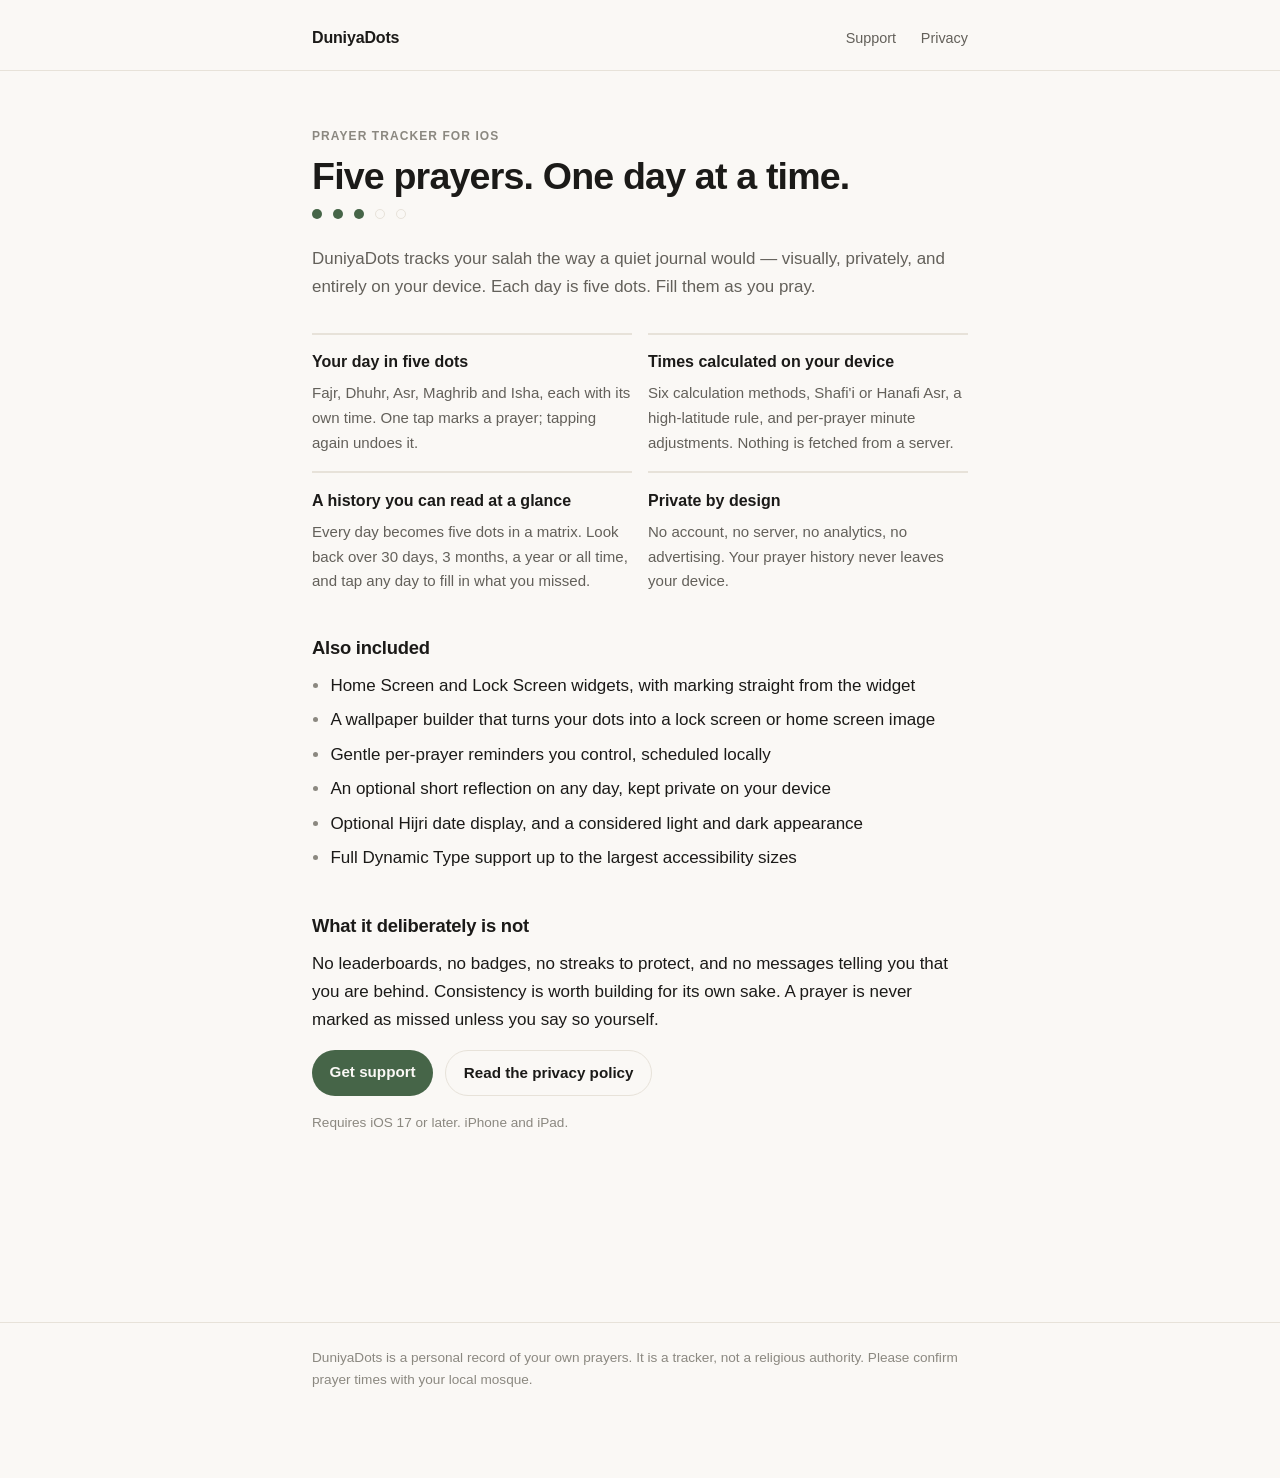
<file: index.html>
<!DOCTYPE html>
<html lang="en">
<head>
<meta charset="utf-8">
<meta name="viewport" content="width=device-width, initial-scale=1">
<title>DuniyaDots — five prayers, one day at a time</title>
<meta name="description" content="A quiet, private prayer tracker for iOS. Five dots a day, prayer times calculated on your device, and a history you can read at a glance.">
<link rel="stylesheet" href="style.css">
</head>
<body>

<header class="site">
  <div class="wrap">
    <a class="brand" href="./">DuniyaDots</a>
    <nav class="site">
      <a href="support/">Support</a>
      <a href="privacy/">Privacy</a>
    </nav>
  </div>
</header>

<main class="wrap">

  <p class="eyebrow">Prayer tracker for iOS</p>
  <h1>Five prayers. One day at a time.</h1>

  <ul class="dots" aria-hidden="true">
    <li></li><li></li><li></li><li class="hollow"></li><li class="hollow"></li>
  </ul>

  <p class="lede">
    DuniyaDots tracks your salah the way a quiet journal would — visually, privately,
    and entirely on your device. Each day is five dots. Fill them as you pray.
  </p>

  <div class="cards">
    <div class="card">
      <h3>Your day in five dots</h3>
      <p>
        Fajr, Dhuhr, Asr, Maghrib and Isha, each with its own time. One tap marks a
        prayer; tapping again undoes it.
      </p>
    </div>
    <div class="card">
      <h3>Times calculated on your device</h3>
      <p>
        Six calculation methods, Shafi'i or Hanafi Asr, a high-latitude rule, and
        per-prayer minute adjustments. Nothing is fetched from a server.
      </p>
    </div>
    <div class="card">
      <h3>A history you can read at a glance</h3>
      <p>
        Every day becomes five dots in a matrix. Look back over 30 days, 3 months, a year
        or all time, and tap any day to fill in what you missed.
      </p>
    </div>
    <div class="card">
      <h3>Private by design</h3>
      <p>
        No account, no server, no analytics, no advertising. Your prayer history never
        leaves your device.
      </p>
    </div>
  </div>

  <h2>Also included</h2>
  <ul>
    <li>Home Screen and Lock Screen widgets, with marking straight from the widget</li>
    <li>A wallpaper builder that turns your dots into a lock screen or home screen image</li>
    <li>Gentle per-prayer reminders you control, scheduled locally</li>
    <li>An optional short reflection on any day, kept private on your device</li>
    <li>Optional Hijri date display, and a considered light and dark appearance</li>
    <li>Full Dynamic Type support up to the largest accessibility sizes</li>
  </ul>

  <h2>What it deliberately is not</h2>
  <p>
    No leaderboards, no badges, no streaks to protect, and no messages telling you that
    you are behind. Consistency is worth building for its own sake. A prayer is never
    marked as missed unless you say so yourself.
  </p>

  <div class="actions">
    <a class="button" href="support/">Get support</a>
    <a class="button secondary" href="privacy/">Read the privacy policy</a>
  </div>

  <p class="updated">Requires iOS 17 or later. iPhone and iPad.</p>

</main>

<footer class="site">
  <div class="wrap">
    <p>DuniyaDots is a personal record of your own prayers. It is a tracker, not a religious authority. Please confirm prayer times with your local mosque.</p>
  </div>
</footer>

</body>
</html>
</file>
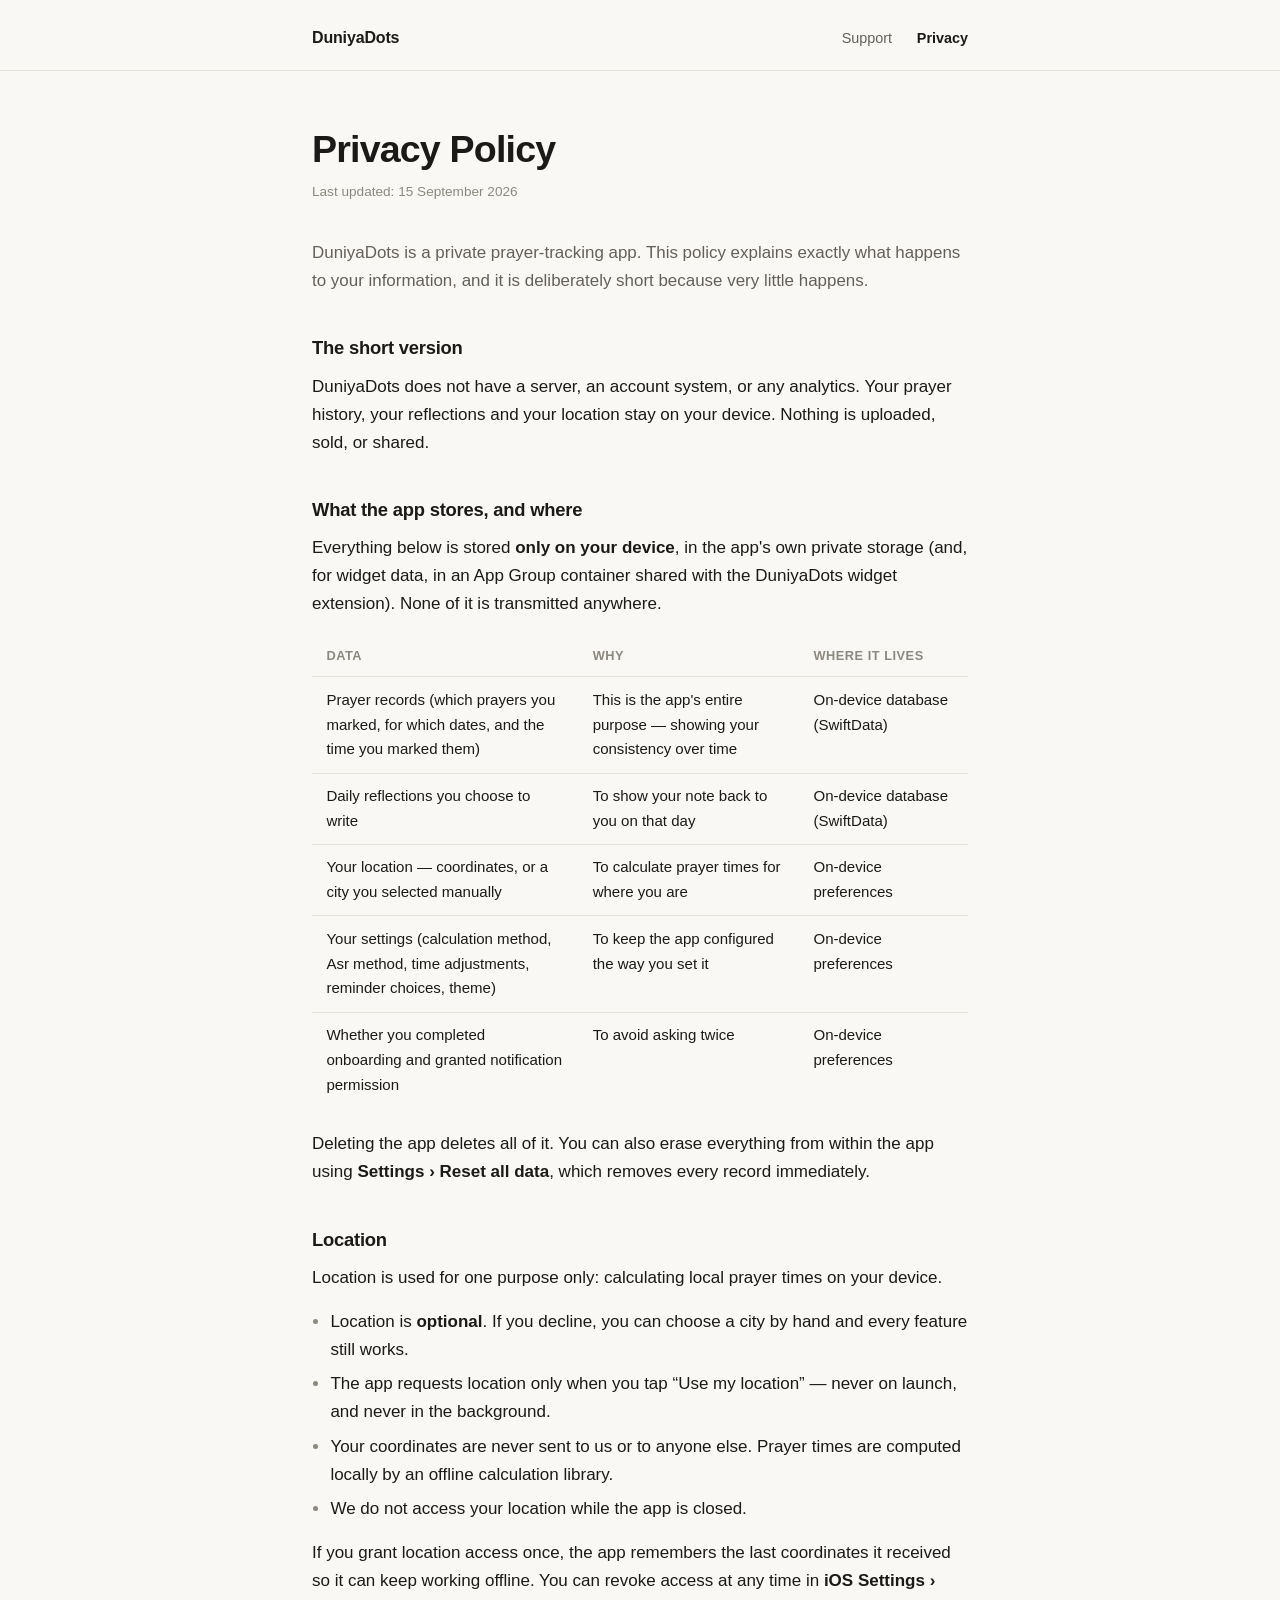
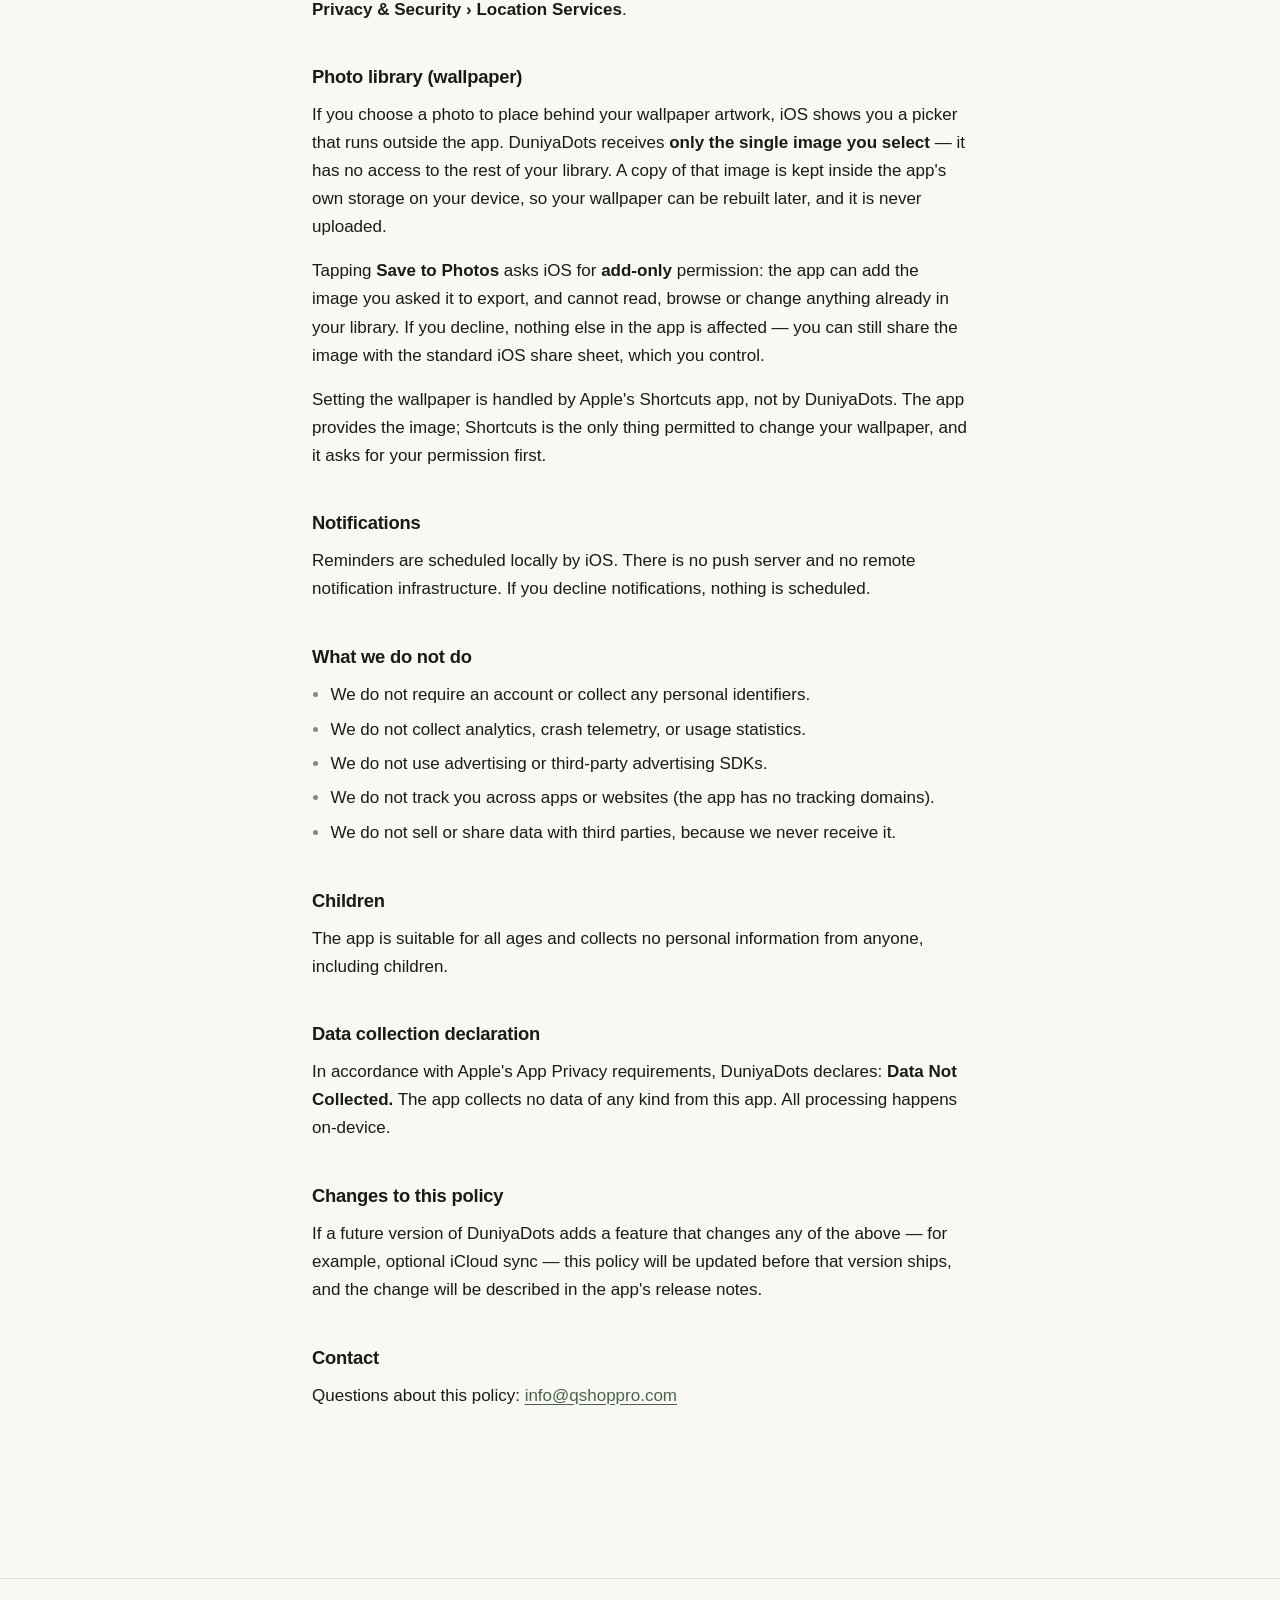
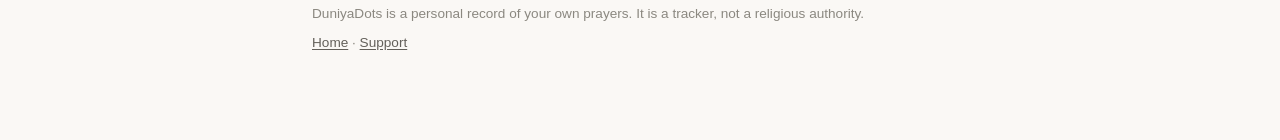
<file: privacy/index.html>
<!DOCTYPE html>
<html lang="en">
<head>
<meta charset="utf-8">
<meta name="viewport" content="width=device-width, initial-scale=1">
<title>Privacy Policy — DuniyaDots</title>
<meta name="description" content="DuniyaDots collects no data. Your prayer history, reflections and location stay on your device. Here is exactly what is stored and where.">
<link rel="stylesheet" href="../style.css">
</head>
<body>

<header class="site">
  <div class="wrap">
    <a class="brand" href="../">DuniyaDots</a>
    <nav class="site">
      <a href="../support/">Support</a>
      <a href="./" aria-current="page">Privacy</a>
    </nav>
  </div>
</header>

<main class="wrap">

  <h1>Privacy Policy</h1>
  <p class="updated">Last updated: 15 September 2026</p>

  <p class="lede">
    DuniyaDots is a private prayer-tracking app. This policy explains exactly what
    happens to your information, and it is deliberately short because very little
    happens.
  </p>

  <h2>The short version</h2>
  <p>
    DuniyaDots does not have a server, an account system, or any analytics. Your prayer
    history, your reflections and your location stay on your device. Nothing is uploaded,
    sold, or shared.
  </p>

  <h2>What the app stores, and where</h2>
  <p>
    Everything below is stored <strong>only on your device</strong>, in the app's own
    private storage (and, for widget data, in an App Group container shared with the
    DuniyaDots widget extension). None of it is transmitted anywhere.
  </p>

  <div class="table-scroll">
    <table>
      <thead>
        <tr><th>Data</th><th>Why</th><th>Where it lives</th></tr>
      </thead>
      <tbody>
        <tr>
          <td>Prayer records (which prayers you marked, for which dates, and the time you marked them)</td>
          <td>This is the app's entire purpose — showing your consistency over time</td>
          <td>On-device database (SwiftData)</td>
        </tr>
        <tr>
          <td>Daily reflections you choose to write</td>
          <td>To show your note back to you on that day</td>
          <td>On-device database (SwiftData)</td>
        </tr>
        <tr>
          <td>Your location — coordinates, or a city you selected manually</td>
          <td>To calculate prayer times for where you are</td>
          <td>On-device preferences</td>
        </tr>
        <tr>
          <td>Your settings (calculation method, Asr method, time adjustments, reminder choices, theme)</td>
          <td>To keep the app configured the way you set it</td>
          <td>On-device preferences</td>
        </tr>
        <tr>
          <td>Whether you completed onboarding and granted notification permission</td>
          <td>To avoid asking twice</td>
          <td>On-device preferences</td>
        </tr>
      </tbody>
    </table>
  </div>

  <p>
    Deleting the app deletes all of it. You can also erase everything from within the app
    using <strong>Settings › Reset all data</strong>, which removes every record
    immediately.
  </p>

  <h2>Location</h2>
  <p>Location is used for one purpose only: calculating local prayer times on your device.</p>
  <ul>
    <li>Location is <strong>optional</strong>. If you decline, you can choose a city by hand and every feature still works.</li>
    <li>The app requests location only when you tap “Use my location” — never on launch, and never in the background.</li>
    <li>Your coordinates are never sent to us or to anyone else. Prayer times are computed locally by an offline calculation library.</li>
    <li>We do not access your location while the app is closed.</li>
  </ul>
  <p>
    If you grant location access once, the app remembers the last coordinates it received
    so it can keep working offline. You can revoke access at any time in
    <strong>iOS Settings › Privacy &amp; Security › Location Services</strong>.
  </p>

  <h2>Photo library (wallpaper)</h2>
  <p>
    If you choose a photo to place behind your wallpaper artwork, iOS shows you a picker
    that runs outside the app. DuniyaDots receives <strong>only the single image you
    select</strong> — it has no access to the rest of your library. A copy of that image
    is kept inside the app's own storage on your device, so your wallpaper can be rebuilt
    later, and it is never uploaded.
  </p>
  <p>
    Tapping <strong>Save to Photos</strong> asks iOS for <strong>add-only</strong>
    permission: the app can add the image you asked it to export, and cannot read,
    browse or change anything already in your library. If you decline, nothing else in
    the app is affected — you can still share the image with the standard iOS share
    sheet, which you control.
  </p>
  <p>
    Setting the wallpaper is handled by Apple's Shortcuts app, not by DuniyaDots. The
    app provides the image; Shortcuts is the only thing permitted to change your
    wallpaper, and it asks for your permission first.
  </p>

  <h2>Notifications</h2>
  <p>
    Reminders are scheduled locally by iOS. There is no push server and no remote
    notification infrastructure. If you decline notifications, nothing is scheduled.
  </p>

  <h2>What we do not do</h2>
  <ul>
    <li>We do not require an account or collect any personal identifiers.</li>
    <li>We do not collect analytics, crash telemetry, or usage statistics.</li>
    <li>We do not use advertising or third-party advertising SDKs.</li>
    <li>We do not track you across apps or websites (the app has no tracking domains).</li>
    <li>We do not sell or share data with third parties, because we never receive it.</li>
  </ul>

  <h2>Children</h2>
  <p>
    The app is suitable for all ages and collects no personal information from anyone,
    including children.
  </p>

  <h2>Data collection declaration</h2>
  <p>
    In accordance with Apple's App Privacy requirements, DuniyaDots declares:
    <strong>Data Not Collected.</strong> The app collects no data of any kind from this
    app. All processing happens on-device.
  </p>

  <h2>Changes to this policy</h2>
  <p>
    If a future version of DuniyaDots adds a feature that changes any of the above — for
    example, optional iCloud sync — this policy will be updated before that version ships,
    and the change will be described in the app's release notes.
  </p>

  <h2>Contact</h2>
  <p>Questions about this policy: <a href="mailto:info@qshoppro.com">info@qshoppro.com</a></p>

</main>

<footer class="site">
  <div class="wrap">
    <p>DuniyaDots is a personal record of your own prayers. It is a tracker, not a religious authority.</p>
    <p><a href="../">Home</a> · <a href="../support/">Support</a></p>
  </div>
</footer>

</body>
</html>
</file>
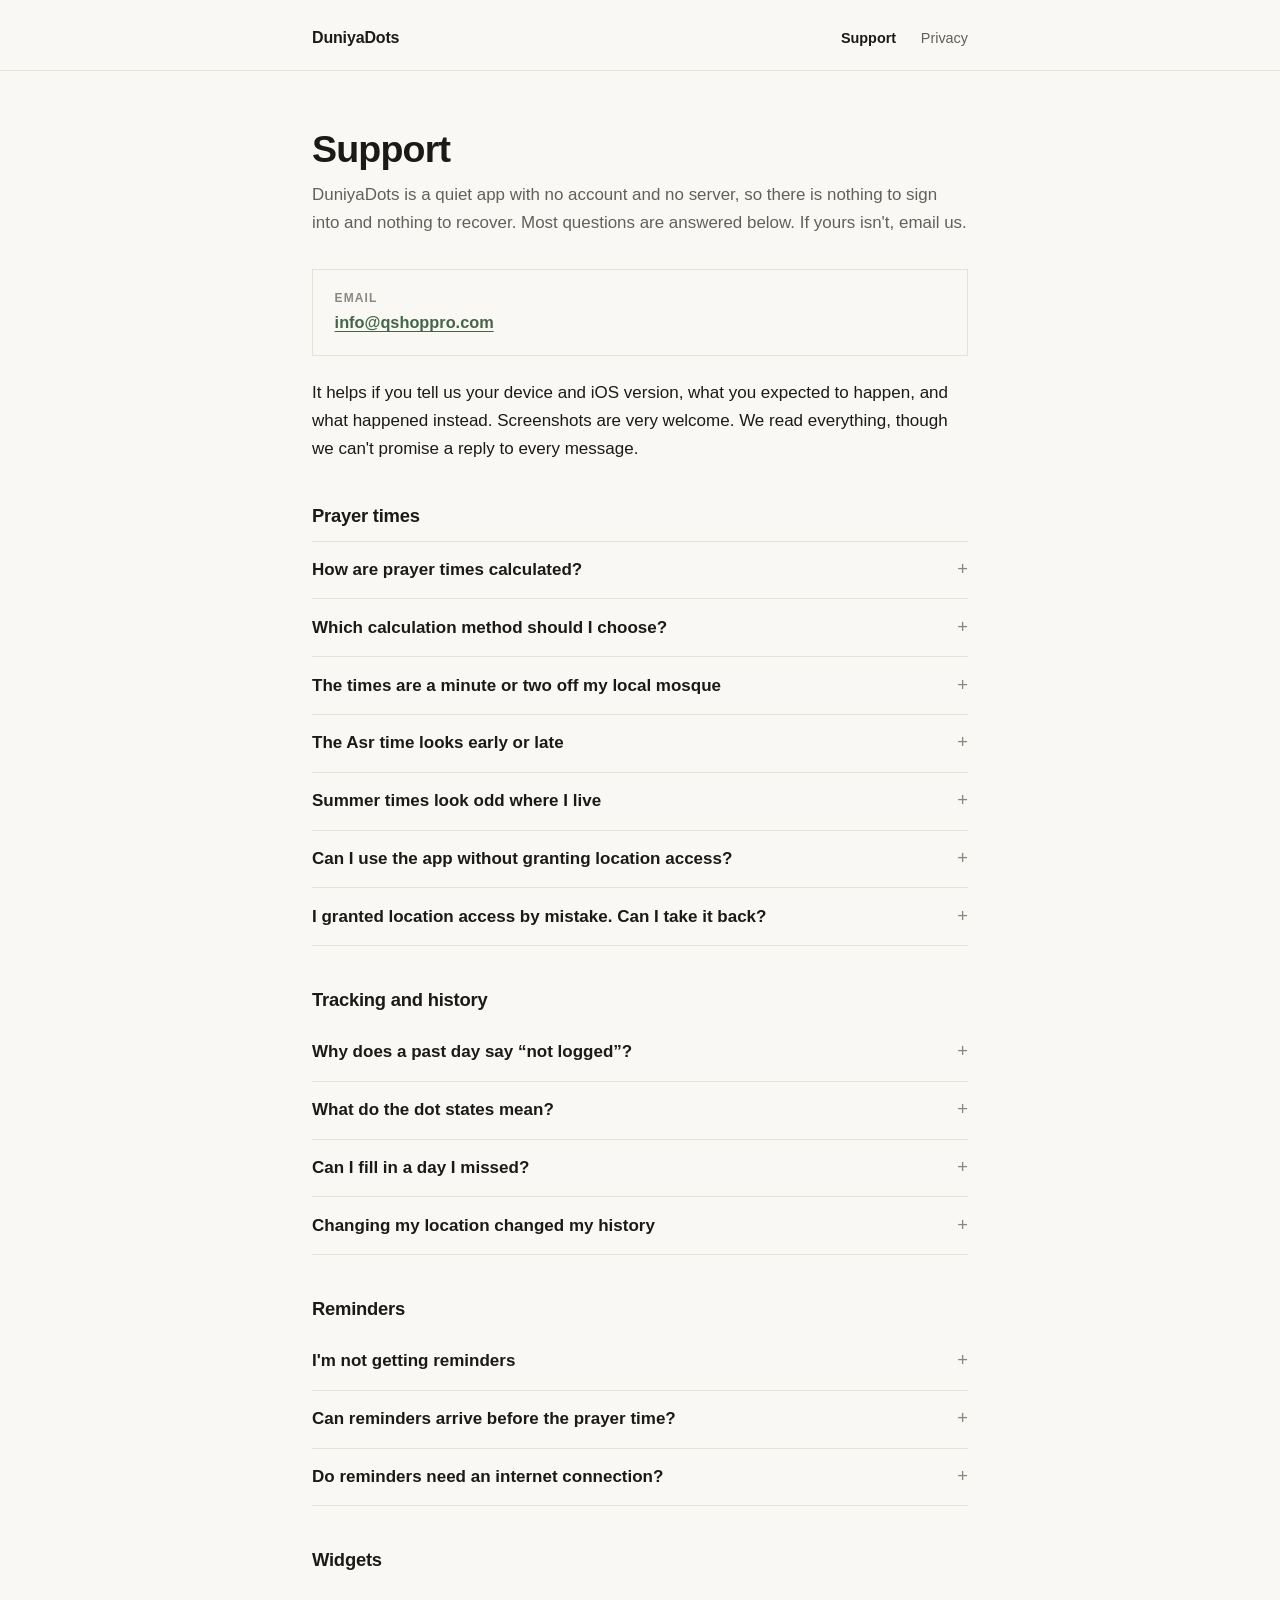
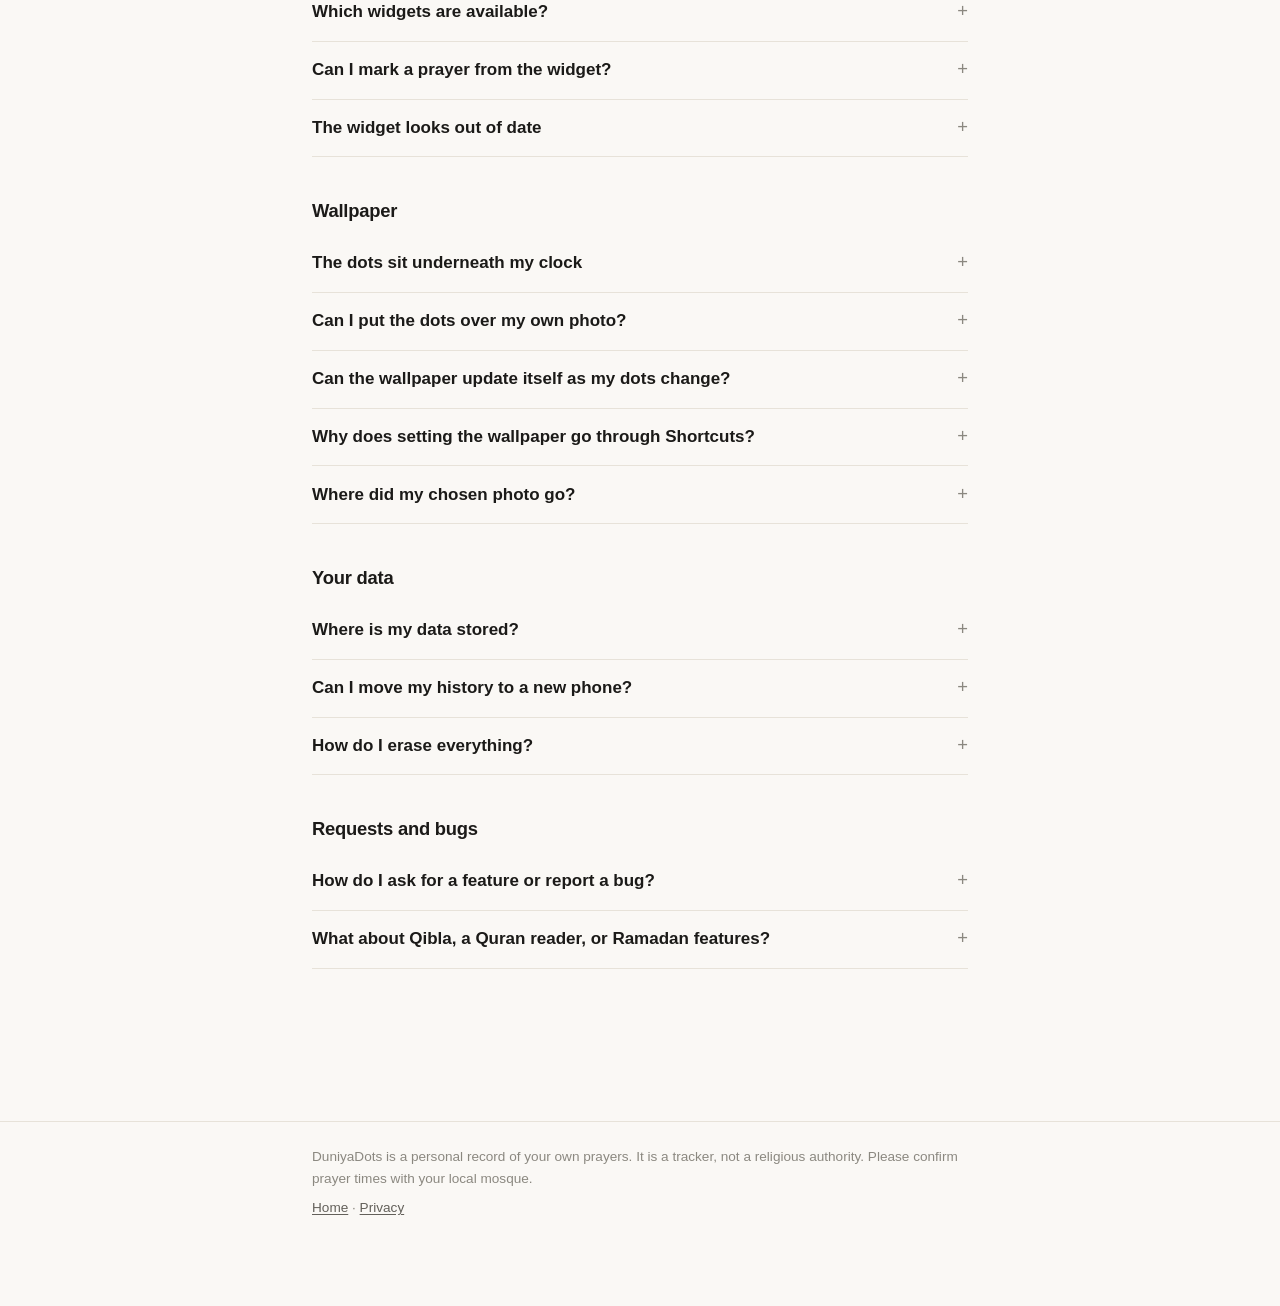
<file: support/index.html>
<!DOCTYPE html>
<html lang="en">
<head>
<meta charset="utf-8">
<meta name="viewport" content="width=device-width, initial-scale=1">
<title>Support — DuniyaDots</title>
<meta name="description" content="Help for DuniyaDots: prayer times, calculation methods, reminders, widgets, wallpaper and your data.">
<link rel="stylesheet" href="../style.css">
</head>
<body>

<header class="site">
  <div class="wrap">
    <a class="brand" href="../">DuniyaDots</a>
    <nav class="site">
      <a href="./" aria-current="page">Support</a>
      <a href="../privacy/">Privacy</a>
    </nav>
  </div>
</header>

<main class="wrap">

  <h1>Support</h1>
  <p class="lede">
    DuniyaDots is a quiet app with no account and no server, so there is nothing to sign
    into and nothing to recover. Most questions are answered below. If yours isn't,
    email us.
  </p>

  <div class="contact">
    <p class="eyebrow">Email</p>
    <p class="addr"><a href="mailto:info@qshoppro.com">info@qshoppro.com</a></p>
  </div>

  <p>
    It helps if you tell us your device and iOS version, what you expected to happen, and
    what happened instead. Screenshots are very welcome. We read everything, though we
    can't promise a reply to every message.
  </p>

  <h2>Prayer times</h2>

  <details>
    <summary>How are prayer times calculated?</summary>
    <p>
      Times are calculated on your device from your coordinates and the calculation
      method you choose in <strong>Settings › Calculation</strong>. Nothing is
      downloaded, and the app works fully offline.
    </p>
  </details>

  <details>
    <summary>Which calculation method should I choose?</summary>
    <p>
      Pick whichever is used by the mosque or authority nearest you. The six available
      are Muslim World League, ISNA (North America), Umm al-Qura, Egyptian General
      Authority, University of Karachi, and Moonsighting Committee.
    </p>
    <p>
      There is no universally correct answer — the methods differ in the twilight angle
      they use for Fajr and Isha. Following your local mosque is the most reliable rule.
    </p>
  </details>

  <details>
    <summary>The times are a minute or two off my local mosque</summary>
    <p>
      Set the method first, then fine-tune. <strong>Settings › Time adjustments</strong>
      lets you nudge each prayer individually in minutes — for example
      <em>Fajr +2</em> or <em>Isha −3</em>.
    </p>
  </details>

  <details>
    <summary>The Asr time looks early or late</summary>
    <p>
      Asr depends on the juristic method. The Shafi'i method is earlier; the Hanafi
      method is later. Switch between them in
      <strong>Settings › Calculation</strong>.
    </p>
  </details>

  <details>
    <summary>Summer times look odd where I live</summary>
    <p>
      At high latitudes the sun may not dip far enough below the horizon for a normal
      Fajr or Isha, so a high-latitude rule is applied. You can change which one is used
      in <strong>Settings › Calculation</strong>.
    </p>
  </details>

  <details>
    <summary>Can I use the app without granting location access?</summary>
    <p>
      Yes, and it is a first-class option rather than a degraded one. Choose a city by
      hand in <strong>Settings › Location</strong>, or from the prompt on the Today
      screen. Prayer times are then calculated from that city.
    </p>
  </details>

  <details>
    <summary>I granted location access by mistake. Can I take it back?</summary>
    <p>
      Yes — <strong>iOS Settings › Privacy &amp; Security › Location Services</strong>.
      The app keeps working from whatever city you set by hand. Revoking access never
      locks you out.
    </p>
  </details>

  <h2>Tracking and history</h2>

  <details>
    <summary>Why does a past day say &ldquo;not logged&rdquo;?</summary>
    <p>
      The app never assumes you missed a prayer. A day stays blank until you log it
      yourself, and you can fill in earlier days from History at any time. Nothing is
      silently marked against you.
    </p>
  </details>

  <details>
    <summary>What do the dot states mean?</summary>
    <p>
      An outlined dot is a prayer you haven't logged yet. A filled dot is one you marked
      as prayed. You can tap any dot to change it, on today or on any past day.
    </p>
  </details>

  <details>
    <summary>Can I fill in a day I missed?</summary>
    <p>
      Yes. Open <strong>History</strong>, tap the day, and mark the prayers you prayed.
      You can also narrow the matrix to a single prayer, such as Fajr alone, to see the
      shape of one habit.
    </p>
  </details>

  <details>
    <summary>Changing my location changed my history</summary>
    <p>
      It doesn't. Your prayer records are independent of location and calculation
      method — only future prayer times change. Historical records are never recalculated
      or removed.
    </p>
  </details>

  <h2>Reminders</h2>

  <details>
    <summary>I'm not getting reminders</summary>
    <p>Two things to check, in order:</p>
    <ul>
      <li>
        <strong>Settings › Reminders</strong> in the app — the
        <em>Prayer notifications</em> switch needs to be on, and so does the individual
        prayer you are expecting.
      </li>
      <li>
        <strong>iOS Settings › Notifications › DuniyaDots</strong> — notifications must be
        allowed. If you tapped &ldquo;Not now&rdquo; during onboarding, this is where to
        turn them on.
      </li>
    </ul>
  </details>

  <details>
    <summary>Can reminders arrive before the prayer time?</summary>
    <p>
      Yes. Under <strong>Settings › Reminders</strong>, set <em>Remind me</em> to
      <em>At prayer time</em>, or 5, 10 or 15 minutes before.
    </p>
  </details>

  <details>
    <summary>Do reminders need an internet connection?</summary>
    <p>
      No. Reminders are scheduled locally by iOS. There is no push server, and nothing
      about your reminders leaves the device.
    </p>
  </details>

  <h2>Widgets</h2>

  <details>
    <summary>Which widgets are available?</summary>
    <p>
      Home Screen small and medium widgets, and Lock Screen circular and rectangular
      widgets. The small widget shows today's five dots and your count; the medium widget
      lists the prayers with their times and the next prayer.
    </p>
  </details>

  <details>
    <summary>Can I mark a prayer from the widget?</summary>
    <p>
      Yes. Tap a prayer in the Home Screen widget and it is marked as prayed immediately,
      without opening the app. It writes to the same data the app uses, so the app
      reflects it next time you open it.
    </p>
  </details>

  <details>
    <summary>The widget looks out of date</summary>
    <p>
      Widgets refresh on the system's schedule, not continuously, so a change can take a
      short while to appear. Marking a prayer from the widget itself updates it
      immediately. Removing and re-adding the widget also forces a rebuild.
    </p>
  </details>

  <h2>Wallpaper</h2>

  <details>
    <summary>The dots sit underneath my clock</summary>
    <p>
      Turn on <strong>Show the safe area</strong> in the Wallpaper screen. It marks the
      strips iOS reserves for the status bar, clock and widgets, the buttons, and the
      dock, so you can place your dots where they will actually be seen. The guide is
      only a preview aid — it is never part of the exported image.
    </p>
  </details>

  <details>
    <summary>Can I put the dots over my own photo?</summary>
    <p>
      Yes. Choose <strong>Photo</strong> as the background, pick an image, then use
      <strong>Dim the photo</strong> and <strong>Soften the photo</strong> until the dots
      read clearly. The photo is composited on your device and is never uploaded.
    </p>
  </details>

  <details>
    <summary>Can the wallpaper update itself as my dots change?</summary>
    <p>
      Yes, through Shortcuts — one minute of setup, once. Tap
      <strong>Set as background</strong> on the Wallpaper screen and the app walks you
      through it: open Shortcuts, add the action <strong>DuniyaDots Wallpaper</strong>,
      add <strong>Set Wallpaper Photo</strong> and choose Lock Screen or Home Screen,
      then name the shortcut exactly <strong>DuniyaDots Wallpaper</strong>.
    </p>
    <p>
      From then on, tap <strong>Update background</strong> on the Wallpaper screen
      whenever you want it brought up to date. To have it happen on its own, add an
      automation in <strong>Shortcuts › Automation</strong> that runs when you close
      DuniyaDots — your background then refreshes each time you finish logging.
    </p>
    <p>
      A saved image on its own is just a snapshot: it shows your dots as they were when
      you made it, so re-export it after your dots change.
    </p>
  </details>

  <details>
    <summary>Why does setting the wallpaper go through Shortcuts?</summary>
    <p>
      Because iOS gives apps no way to set or change your wallpaper. That is deliberate —
      it is what stops any app from changing what you see behind your clock. Shortcuts is
      the one supported route, and it asks for your permission the first time. The app's
      job is to build the image; Shortcuts' job is to install it. The
      <strong>DuniyaDots</strong> widget remains the always-current option with no setup
      at all.
    </p>
  </details>

  <details>
    <summary>Where did my chosen photo go?</summary>
    <p>
      It is kept inside the app's own storage on your device, so a shortcut run later
      rebuilds the same wallpaper rather than dropping back to a plain colour. It never
      leaves your device.
    </p>
  </details>

  <h2>Your data</h2>

  <details>
    <summary>Where is my data stored?</summary>
    <p>
      Entirely on your device. There is no account, no server and no analytics, so
      nothing you log is ever uploaded. See the
      <a href="../privacy/">privacy policy</a> for the detail.
    </p>
  </details>

  <details>
    <summary>Can I move my history to a new phone?</summary>
    <p>
      Not yet. Prayer history lives in the app's on-device database and the app has no
      export or sync, so it does not transfer between devices, and it is removed if you
      delete the app. We would rather say this plainly than have you find out later.
    </p>
  </details>

  <details>
    <summary>How do I erase everything?</summary>
    <p>
      <strong>Settings › Reset all data</strong> removes every prayer record and
      reflection immediately and cannot be undone. Deleting the app also removes all of
      it.
    </p>
  </details>

  <h2>Requests and bugs</h2>

  <details>
    <summary>How do I ask for a feature or report a bug?</summary>
    <p>
      Email <a href="mailto:info@qshoppro.com">info@qshoppro.com</a>. Please mention your
      device and iOS version, and describe what you expected and what happened instead.
    </p>
  </details>

  <details>
    <summary>What about Qibla, a Quran reader, or Ramadan features?</summary>
    <p>
      Not in this version, and deliberately so — DuniyaDots is scoped to prayer
      consistency and reflection. Suggestions are genuinely welcome.
    </p>
  </details>

</main>

<footer class="site">
  <div class="wrap">
    <p>DuniyaDots is a personal record of your own prayers. It is a tracker, not a religious authority. Please confirm prayer times with your local mosque.</p>
    <p><a href="../">Home</a> · <a href="../privacy/">Privacy</a></p>
  </div>
</footer>

</body>
</html>
</file>
<file: style.css>
/* DuniyaDots — support and legal pages.
   Palette follows the app: warm paper and ink, one restrained sage accent.
   No build step, no framework, no JavaScript. */

:root {
  color-scheme: light dark;

  --paper:      #faf8f5;
  --ink:        #1b1a18;
  --ink-soft:   #63605a;
  --ink-faint:  #8b8880;
  --rule:       #e7e2d9;
  --sage:       #466548;
  --sage-wash:  #eef2ed;
  --mark:       #f0ece3;

  --measure: 44rem;
  --step:    clamp(1.1rem, 0.9rem + 1vw, 1.6rem);
}

@media (prefers-color-scheme: dark) {
  :root {
    --paper:     #121311;
    --ink:       #edeae4;
    --ink-soft:  #a6a29a;
    --ink-faint: #7c7870;
    --rule:      #2a2c28;
    --sage:      #96b292;
    --sage-wash: #1a201a;
    --mark:      #23251f;
  }
}

*, *::before, *::after { box-sizing: border-box; }

html { -webkit-text-size-adjust: 100%; }

body {
  margin: 0;
  background: var(--paper);
  color: var(--ink);
  font: 400 17px/1.65 -apple-system, BlinkMacSystemFont, "Segoe UI", Roboto,
        "Helvetica Neue", Arial, sans-serif;
  font-synthesis-weight: none;
  text-rendering: optimizeLegibility;
  -webkit-font-smoothing: antialiased;
}

/* Layout ------------------------------------------------------------------ */

.wrap {
  max-width: var(--measure);
  margin: 0 auto;
  padding: 0 1.5rem 5rem;
}

header.site {
  border-bottom: 1px solid var(--rule);
  margin-bottom: 3.5rem;
}

header.site .wrap {
  padding-bottom: 1.1rem;
  padding-top: 1.5rem;
  display: flex;
  align-items: baseline;
  justify-content: space-between;
  gap: 1rem;
  flex-wrap: wrap;
}

.brand {
  font-size: 1rem;
  font-weight: 590;
  letter-spacing: -0.01em;
  color: var(--ink);
  text-decoration: none;
}

nav.site a {
  color: var(--ink-soft);
  text-decoration: none;
  font-size: 0.9rem;
  margin-left: 1.25rem;
}

nav.site a:hover { color: var(--ink); }
nav.site a[aria-current="page"] { color: var(--ink); font-weight: 560; }

footer.site {
  border-top: 1px solid var(--rule);
  margin-top: 4.5rem;
  padding-top: 1.5rem;
  color: var(--ink-faint);
  font-size: 0.85rem;
}

footer.site a { color: var(--ink-soft); }
footer.site p { margin: 0 0 0.4rem; }

/* Type -------------------------------------------------------------------- */

h1 {
  font-size: clamp(1.7rem, 1.3rem + 1.6vw, 2.35rem);
  line-height: 1.2;
  font-weight: 620;
  letter-spacing: -0.022em;
  margin: 0 0 0.6rem;
  text-wrap: balance;
}

h2 {
  font-size: 1.15rem;
  line-height: 1.35;
  font-weight: 600;
  letter-spacing: -0.012em;
  margin: 2.6rem 0 0.7rem;
  text-wrap: balance;
}

h3 {
  font-size: 1rem;
  font-weight: 600;
  margin: 1.6rem 0 0.4rem;
}

p, ul, ol, dl { margin: 0 0 1rem; }
ul, ol { padding-left: 1.15rem; }
li { margin-bottom: 0.4rem; }
li::marker { color: var(--ink-faint); }

strong { font-weight: 600; }

a { color: var(--sage); text-underline-offset: 0.18em; }
a:hover { text-decoration-thickness: 2px; }

:focus-visible {
  outline: 2px solid var(--sage);
  outline-offset: 2px;
  border-radius: 3px;
}

.lede {
  font-size: 1.06rem;
  color: var(--ink-soft);
  margin-bottom: 2rem;
}

.updated {
  font-size: 0.85rem;
  color: var(--ink-faint);
  margin: 0 0 2.2rem;
}

.eyebrow {
  font-size: 0.75rem;
  font-weight: 620;
  letter-spacing: 0.09em;
  text-transform: uppercase;
  color: var(--ink-faint);
  margin: 0 0 0.5rem;
}

/* The app's signature: five dots. ----------------------------------------- */

.dots {
  display: flex;
  gap: 0.7rem;
  margin: 0 0 1.6rem;
  padding: 0;
  list-style: none;
}

.dots li {
  width: 0.62rem;
  height: 0.62rem;
  border-radius: 50%;
  background: var(--sage);
  margin: 0;
}

.dots li.hollow {
  background: none;
  border: 1.5px solid var(--rule);
}

/* Tables ------------------------------------------------------------------ */

.table-scroll { overflow-x: auto; margin: 0 0 1.4rem; }

table {
  border-collapse: collapse;
  width: 100%;
  font-size: 0.94rem;
}

th, td {
  text-align: left;
  padding: 0.65rem 0.9rem;
  border-bottom: 1px solid var(--rule);
  vertical-align: top;
}

th {
  font-weight: 600;
  font-size: 0.8rem;
  letter-spacing: 0.04em;
  text-transform: uppercase;
  color: var(--ink-faint);
  white-space: nowrap;
}

tbody tr:last-child td { border-bottom: none; }

/* Callouts ---------------------------------------------------------------- */

.note {
  border-left: 3px solid var(--sage);
  background: var(--sage-wash);
  padding: 0.9rem 1.1rem;
  margin: 0 0 1.4rem;
  font-size: 0.96rem;
}

.note p:last-child { margin-bottom: 0; }

/* FAQ --------------------------------------------------------------------- */

details {
  border-bottom: 1px solid var(--rule);
  padding: 0.9rem 0;
}

details:first-of-type { border-top: 1px solid var(--rule); }

summary {
  cursor: pointer;
  font-weight: 560;
  list-style: none;
  display: flex;
  justify-content: space-between;
  gap: 1rem;
  align-items: baseline;
}

summary::-webkit-details-marker { display: none; }

summary::after {
  content: "+";
  color: var(--ink-faint);
  font-weight: 400;
  font-size: 1.15rem;
  line-height: 1;
}

details[open] summary::after { content: "\2013"; }

details > *:not(summary):first-of-type { margin-top: 0.7rem; }
details > *:last-child { margin-bottom: 0.2rem; }

/* Contact block ----------------------------------------------------------- */

.contact {
  border: 1px solid var(--rule);
  padding: 1.2rem 1.35rem;
  margin: 0 0 1.4rem;
}

.contact p { margin: 0; }
.contact .addr {
  font-weight: 600;
  font-size: 1.02rem;
  word-break: break-word;
}

/* Landing extras --------------------------------------------------------- */

.cards {
  display: grid;
  gap: 1rem;
  grid-template-columns: repeat(auto-fit, minmax(14rem, 1fr));
  margin: 0 0 1.4rem;
}

.card {
  border-top: 2px solid var(--rule);
  padding-top: 0.9rem;
}

.card h3 { margin: 0 0 0.35rem; }
.card p { margin: 0; color: var(--ink-soft); font-size: 0.94rem; }

.actions {
  display: flex;
  gap: 0.75rem;
  flex-wrap: wrap;
  margin: 0 0 1rem;
}

.button {
  display: inline-block;
  padding: 0.6rem 1.1rem;
  border-radius: 999px;
  background: var(--sage);
  color: var(--paper);
  text-decoration: none;
  font-size: 0.95rem;
  font-weight: 560;
}

.button.secondary {
  background: none;
  color: var(--ink);
  border: 1px solid var(--rule);
}

@media (prefers-reduced-motion: no-preference) {
  a, .button { transition: color 0.15s ease, background-color 0.15s ease; }
}
@media (prefers-reduced-motion: reduce) {
  * { animation: none !important; transition: none !important; }
}
</file>
